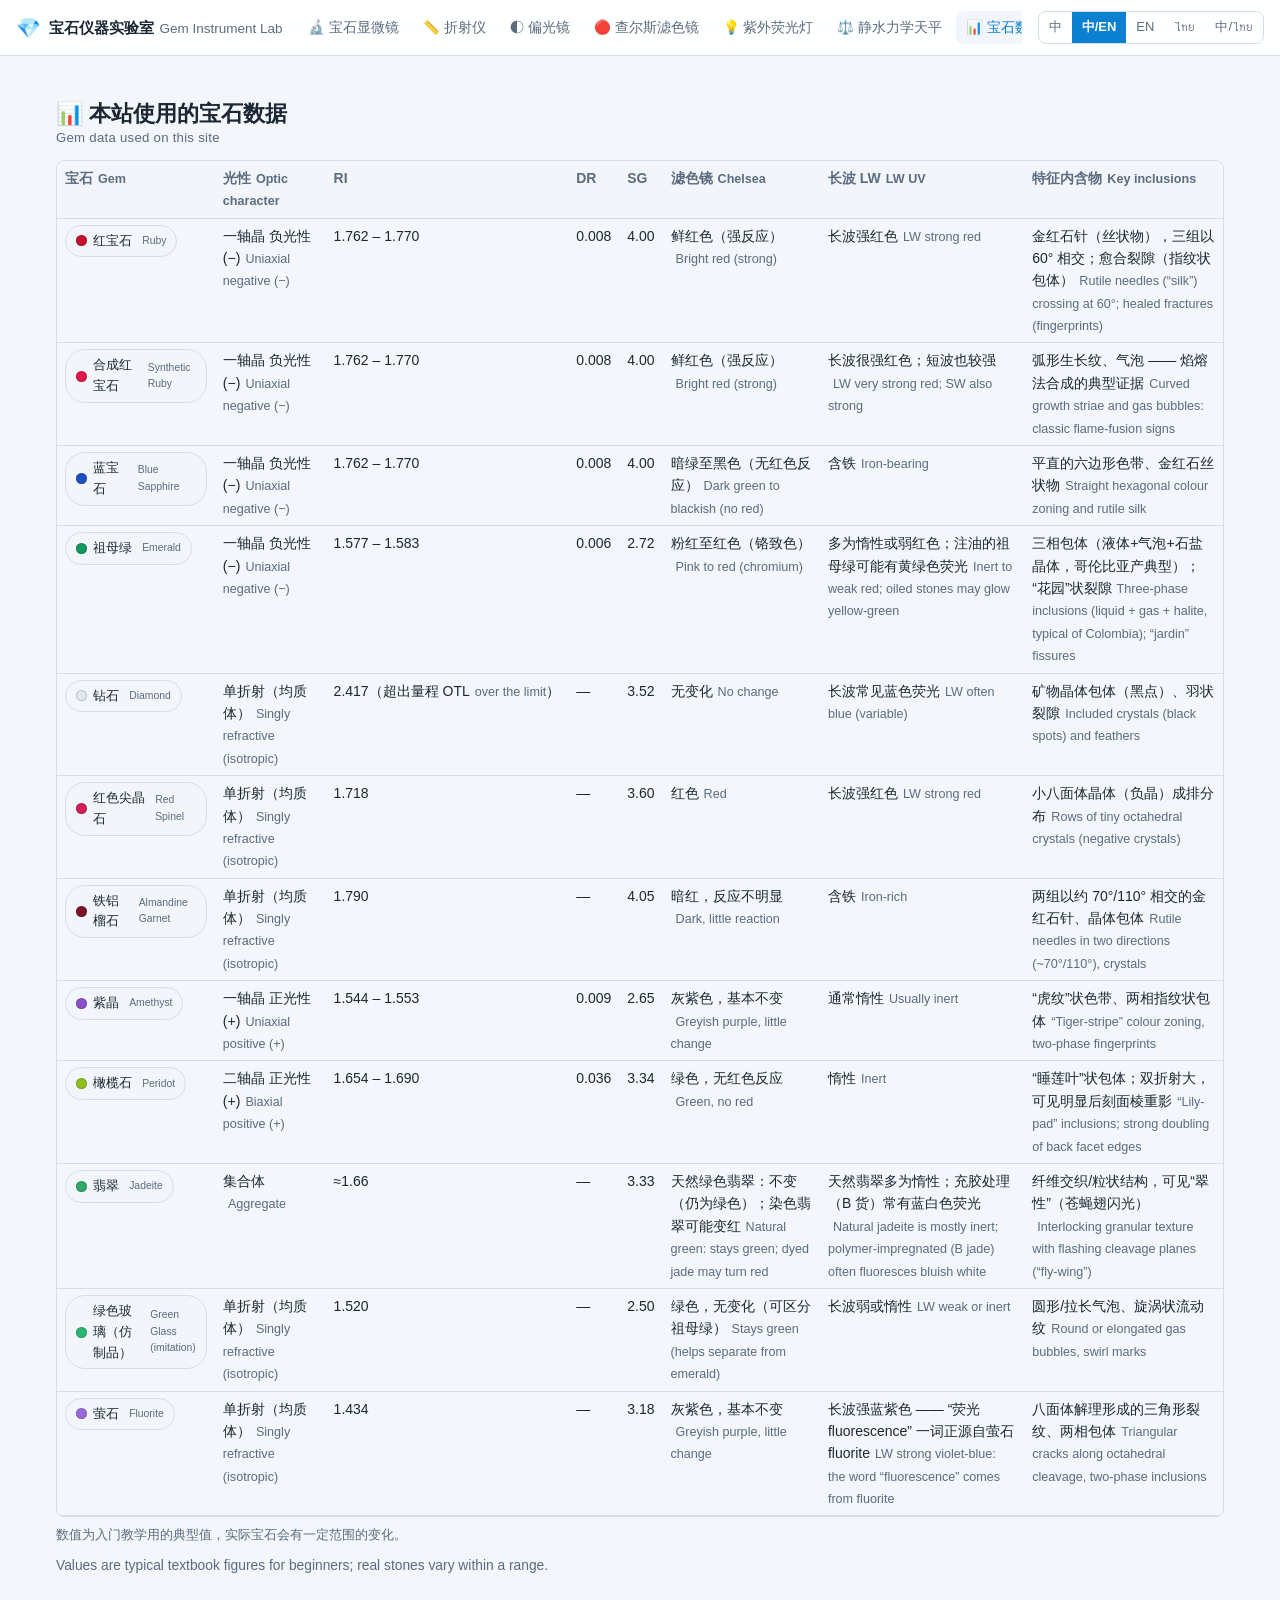
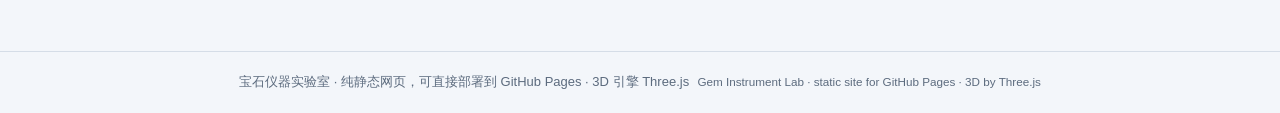
<file: gem-data.html>
<!DOCTYPE html>
<html lang="zh-CN">
<head>
  <meta charset="utf-8">
  <meta name="viewport" content="width=device-width, initial-scale=1">
  <title>宝石数据 Gem Data · 宝石仪器实验室</title>
  <link rel="stylesheet" href="assets/css/style.css?v=20261109g">
</head>
<body class="lang-both">
  <header id="topbar"></header>

  <div class="container data-page">
    <h2 class="section-title">📊 <span class="zh">本站使用的宝石数据</span><span class="en">Gem data used on this site</span></h2>
    <div class="table-scroll"><table class="data" id="gem-table"></table></div>
    <p class="note zh" style="margin-top:8px">数值为入门教学用的典型值，实际宝石会有一定范围的变化。</p>
    <p class="note en">Values are typical textbook figures for beginners; real stones vary within a range.</p>
  </div>

  <footer class="footer">
    <span class="zh">宝石仪器实验室 · 纯静态网页，可直接部署到 GitHub Pages · 3D 引擎 Three.js</span>
    <span class="en">Gem Instrument Lab · static site for GitHub Pages · 3D by Three.js</span>
  </footer>

  <script src="assets/js/core.js?v=20261109g"></script>
  <script src="assets/js/i18n-th.js?v=20261109g"></script>
  <script src="assets/js/gems.js?v=20261109g"></script>
  <script>
    (function () {
      const G = GemLab, T = G.T;
      G.buildHeader('gemdata');
      G.$('#gem-table').innerHTML =
        `<tr><th>${T('宝石', 'Gem')}</th><th>${T('光性', 'Optic character')}</th><th>RI</th><th>DR</th><th>SG</th>
         <th>${T('滤色镜', 'Chelsea')}</th><th>${T('长波 LW', 'LW UV')}</th><th>${T('特征内含物', 'Key inclusions')}</th></tr>` +
        G.gems.map((g) => `<tr>
          <td><span class="chip" style="pointer-events:none"><span class="dot" style="background:${g.css}"></span>${T(g.zh, g.en)}</span></td>
          <td>${G.opticText(g)}</td><td class="num">${G.riText(g)}</td>
          <td class="num">${g.dr ? g.dr.toFixed(3) : '—'}</td><td class="num">${g.sg.toFixed(2)}</td>
          <td>${T(g.chelsea.zh, g.chelsea.en)}</td><td>${T(g.uvNote.zh.split('，')[0], g.uvNote.en.split(',')[0])}</td>
          <td>${T(g.incNote.zh, g.incNote.en)}</td></tr>`).join('');
    })();
  </script>
</body>
</html>
</file>
<file: assets/css/style.css>
/* ===== 宝石仪器互动教学 · Gem Instrument Lab ===== */
:root {
  --bg: #f3f6fa;
  --bg2: #eaeff5;
  --panel: #ffffff;
  --panel2: #f2f5f9;
  --line: #d5dde7;
  --text: #1c2733;
  --muted: #5c6b7e;
  --accent: #0b7fd0;
  --accent2: #c86a00;
  --good: #1e9a58;
  --bad: #d64545;
  --hl: #ffd166;      /* 高亮黄 highlight yellow (backgrounds) */
  --hl-text: #9a6300; /* 黄色文字 yellow-ish text on light */
  --radius: 12px;
  --topbar-h: 56px;
  font-family: -apple-system, BlinkMacSystemFont, "PingFang SC", "Thonburi", "Noto Sans Thai", "Leelawadee UI", "Hiragino Sans GB", "Microsoft YaHei", "Segoe UI", Roboto, sans-serif;
}

:root { color-scheme: light; }
* { box-sizing: border-box; }
html, body { margin: 0; padding: 0; }
body {
  background: var(--bg);
  color: var(--text);
  line-height: 1.6;
  font-size: 15px;
  -webkit-font-smoothing: antialiased;
}
a { color: var(--accent); text-decoration: none; }
a:hover { text-decoration: underline; }
h1, h2, h3, h4 { line-height: 1.3; margin: 0 0 .5em; }
button { font: inherit; }

/* ---------- 双语切换 Bilingual ---------- */
body.lang-zh .en, body.lang-zh .th, body.lang-en .zh, body.lang-en .th, body.lang-th .zh, body.lang-th .en,
body.lang-both .th, body.lang-zhth .en { display: none !important; }
body.lang-both span.en { color: var(--muted); margin-left: .4em; font-size: .9em; }
body.lang-zhth span.th { color: var(--muted); margin-left: .4em; font-size: .9em; }
body.lang-both p.en, body.lang-both div.en, body.lang-both li.en { color: var(--muted); font-size: .92em; margin-top: -.3em; }
body.lang-zhth p.th, body.lang-zhth div.th, body.lang-zhth li.th { color: var(--muted); font-size: .92em; margin-top: -.3em; }
body.lang-both h1 span.en, body.lang-both h2 span.en { display: block; margin-left: 0; font-size: .6em; font-weight: 500; letter-spacing: .02em; }
body.lang-zhth h1 span.th, body.lang-zhth h2 span.th { display: block; margin-left: 0; font-size: .6em; font-weight: 500; letter-spacing: .02em; }
body.lang-both .tab-btn span.en, body.lang-both .chip span.en, body.lang-both .btn span.en { font-size: .8em; }
body.lang-zhth .tab-btn span.th, body.lang-zhth .chip span.th, body.lang-zhth .btn span.th { font-size: .8em; }

/* ---------- 顶栏 Top bar ---------- */
.topbar {
  position: sticky; top: 0; z-index: 50;
  height: var(--topbar-h);
  display: flex; align-items: center; gap: 16px;
  padding: 0 16px;
  background: rgba(255, 255, 255, .92);
  backdrop-filter: blur(10px);
  border-bottom: 1px solid var(--line);
}
.brand { display: flex; align-items: center; gap: 8px; color: var(--text); font-weight: 700; white-space: nowrap; }
.brand:hover { text-decoration: none; }
.brand .logo { font-size: 20px; }
body.lang-both .brand span.en { font-weight: 500; }
body.lang-zhth .brand span.th { font-weight: 500; }
.inst-nav { display: flex; gap: 4px; overflow-x: auto; flex: 1; scrollbar-width: none; }
.inst-nav::-webkit-scrollbar { display: none; }
.inst-nav a {
  color: var(--muted); padding: 6px 10px; border-radius: 8px; white-space: nowrap; font-size: 13.5px;
}
.inst-nav a:hover { background: var(--panel2); color: var(--text); text-decoration: none; }
.inst-nav a.active { background: var(--panel2); color: var(--accent); }
body.lang-both .inst-nav a span.en { display: none; }
body.lang-zhth .inst-nav a span.th { display: none; }
.lang-switch { display: flex; border: 1px solid var(--line); border-radius: 8px; overflow: hidden; flex-shrink: 0; }
.lang-switch button {
  background: transparent; color: var(--muted); border: 0; padding: 5px 10px; cursor: pointer; font-size: 13px;
}
.lang-switch button.active { background: var(--accent); color: #fff; font-weight: 600; }

/* ---------- 仪器页布局 Instrument layout ---------- */
.inst-layout {
  display: grid;
  grid-template-columns: minmax(0, 1.15fr) minmax(500px, 1fr);
  height: calc(100vh - var(--topbar-h));
}
.viewer-wrap { position: relative; min-height: 0; background: radial-gradient(ellipse at 50% 35%, #ffffff 0%, #dde5ee 75%); }
.viewer-wrap.dark-room { background: radial-gradient(ellipse at 50% 35%, #1b2232 0%, #06080c 75%); }
.viewer { position: absolute; inset: 0; }
.viewer canvas { display: block; width: 100%; height: 100%; touch-action: none; }
.viewer-hint {
  position: absolute; left: 12px; bottom: 12px; font-size: 12px; color: var(--muted);
  background: rgba(255, 255, 255, .8); padding: 4px 10px; border-radius: 20px; pointer-events: none;
}
.viewer-badge {
  position: absolute; left: 12px; top: 12px; font-size: 12px; color: var(--text);
  background: rgba(255, 255, 255, .85); padding: 4px 10px; border-radius: 20px; pointer-events: none;
  border: 1px solid var(--line);
}
.ctl-tip {
  position: absolute; z-index: 5; pointer-events: none; max-width: 220px;
  background: rgba(255, 209, 102, .95); color: #2a1c00; font-size: 12.5px; font-weight: 600;
  padding: 4px 10px; border-radius: 8px; box-shadow: 0 4px 14px rgba(0,0,0,.18);
}
body.lang-both .ctl-tip span.en { color: #5a4300; }
body.lang-zhth .ctl-tip span.th { color: #5a4300; }
.viewer-toggle {
  position: absolute; right: 12px; bottom: 12px; z-index: 4;
  background: rgba(255, 255, 255, .9); color: var(--text); border: 1px solid var(--line);
  border-radius: 20px; padding: 4px 12px; font-size: 12px; cursor: pointer;
}
.viewer-toggle:hover { border-color: #ffd166; }
.part-card {
  position: absolute; right: 12px; top: 12px; width: 280px; max-width: calc(100% - 24px);
  background: rgba(255, 255, 255, .97); border: 1px solid var(--accent); border-radius: var(--radius);
  padding: 12px 14px; box-shadow: 0 8px 30px rgba(20,40,70,.18); font-size: 14px;
}
.part-card h3 { font-size: 16px; color: var(--accent); margin-bottom: 6px; }
.part-card p { margin: 0 0 4px; }
.part-card .close { position: absolute; right: 8px; top: 6px; background: none; border: 0; color: var(--muted); cursor: pointer; font-size: 18px; }
.hidden { display: none !important; }

.panel { overflow-y: auto; border-left: 1px solid var(--line); background: var(--panel); padding: 20px 20px 40px; }
.panel h1 { font-size: 24px; }
.panel .lead { color: var(--muted); margin-top: 0; }
.panel h3 { font-size: 16px; margin-top: 18px; color: var(--accent2); }
.panel p { margin: 0 0 .7em; }
.panel ol, .panel ul { padding-left: 1.3em; margin: 0 0 1em; }
.panel li { margin-bottom: .4em; }

/* ---------- 标签页 Tabs ---------- */
.tabs { display: flex; gap: 4px; border-bottom: 1px solid var(--line); margin: 14px 0 16px; flex-wrap: wrap; }
.tab-btn {
  background: transparent; border: 0; color: var(--muted); padding: 8px 12px; cursor: pointer;
  border-bottom: 2px solid transparent; margin-bottom: -1px;
}
.tab-btn:hover { color: var(--text); }
.tab-btn.active { color: var(--accent); border-bottom-color: var(--accent); }
.tab-body { display: none; }
.tab-body.active { display: block; }

/* ---------- 控件 Controls ---------- */
.ctrl-group { margin-bottom: 14px; }
.ctrl-label { font-size: 13px; color: var(--muted); margin-bottom: 6px; display: flex; justify-content: space-between; gap: 8px; }
.ctrl-label b { color: var(--text); font-weight: 600; }
.chips { display: flex; flex-wrap: wrap; gap: 6px; }
.chip {
  display: inline-flex; align-items: center; gap: 6px;
  background: var(--panel2); border: 1px solid var(--line); color: var(--text);
  padding: 5px 10px; border-radius: 20px; cursor: pointer; font-size: 13px;
}
.chip:hover { border-color: var(--accent); }
.chip.active { border-color: var(--accent); background: rgba(11, 127, 208, .1); }
.chip .dot { width: 11px; height: 11px; border-radius: 50%; box-shadow: inset 0 0 0 1px rgba(0,0,0,.18); flex-shrink: 0; }
.seg { display: inline-flex; border: 1px solid var(--line); border-radius: 8px; overflow: hidden; flex-wrap: wrap; }
.seg button { background: var(--panel2); color: var(--muted); border: 0; padding: 6px 12px; cursor: pointer; font-size: 13px; }
.seg button + button { border-left: 1px solid var(--line); }
.seg button.active { background: var(--accent); color: #fff; font-weight: 600; }
.seg button.active span.en { color: rgba(255,255,255,.85); }
.seg button.active span.th { color: rgba(255,255,255,.85); }
.btn {
  background: var(--panel2); color: var(--text); border: 1px solid var(--line); padding: 7px 14px;
  border-radius: 8px; cursor: pointer; font-size: 13.5px;
}
.btn:hover:not(:disabled) { border-color: var(--accent); }
.btn:disabled { opacity: .4; cursor: not-allowed; }
.btn.primary { background: var(--accent); color: #fff; border-color: var(--accent); font-weight: 600; }
.btn.primary span.en { color: rgba(255,255,255,.85); }
.btn.primary span.th { color: rgba(255,255,255,.85); }
.btn.done { border-color: var(--good); color: var(--good); }
.btn-row { display: flex; flex-wrap: wrap; gap: 6px; }
input[type=range] { width: 100%; accent-color: var(--accent); }
input[type=number], input[type=text] {
  background: var(--bg2); color: var(--text); border: 1px solid var(--line); border-radius: 8px; padding: 6px 10px; font: inherit; width: 120px;
}
label.check { display: inline-flex; align-items: center; gap: 6px; cursor: pointer; font-size: 13.5px; margin-right: 12px; }
label.check input { accent-color: var(--accent); }

/* ---------- 观察窗 Observation views ---------- */
.obs { --text: #e7edf6; --muted: #93a3bb; --line: #2a3649; --panel: #161e2b; --panel2: #1c2636; --bg2: #121925; --accent: #5ec8ff; color: var(--text); background: #0b0f15; border: 1px solid var(--line); border-radius: var(--radius); padding: 12px; margin: 10px 0 14px; }
.obs-title { font-size: 12.5px; color: var(--muted); margin-bottom: 8px; display: flex; justify-content: space-between; gap: 8px; }
.eyepiece { position: relative; width: min(100%, 340px); aspect-ratio: 1; margin: 0 auto; border-radius: 50%; overflow: hidden; box-shadow: 0 0 0 6px #1a1f27, 0 0 0 8px #000, inset 0 0 40px #000; background: #000; }
.eyepiece canvas { position: absolute; inset: 0; width: 100%; height: 100%; }
.eyepiece .vignette { position: absolute; inset: 0; border-radius: 50%; box-shadow: inset 0 0 50px 12px rgba(0,0,0,.9); pointer-events: none; }
canvas.wide { width: 100%; display: block; border-radius: 8px; }

.result {
  background: var(--panel2); border-left: 3px solid var(--accent2); border-radius: 8px; padding: 10px 12px; margin: 10px 0; font-size: 14px;
}
.result.good { border-left-color: var(--good); }
.result.bad { border-left-color: var(--bad); }
.note { font-size: 13px; color: var(--muted); }
.warn {
  background: rgba(214, 69, 69, .07); border: 1px solid rgba(214, 69, 69, .4); border-radius: 8px; padding: 8px 12px; font-size: 13.5px; margin: 10px 0;
}
.kv { display: grid; grid-template-columns: auto 1fr; gap: 4px 14px; font-size: 14px; }
.kv dt { color: var(--muted); }
.kv dd { margin: 0; }

table.data { width: 100%; border-collapse: collapse; font-size: 13px; }
table.data th, table.data td { border-bottom: 1px solid var(--line); padding: 6px 8px; text-align: left; vertical-align: top; }
table.data th { color: var(--muted); font-weight: 600; background: var(--panel2); position: sticky; top: 0; }
table.data td.num { font-variant-numeric: tabular-nums; white-space: nowrap; }
.table-scroll { overflow-x: auto; border: 1px solid var(--line); border-radius: 8px; }

/* ---------- 步骤 Steps ---------- */
.steps { list-style: none; padding: 0 !important; counter-reset: s; }
.steps li { counter-increment: s; position: relative; padding-left: 36px; margin-bottom: 10px; }
.steps li::before {
  content: counter(s); position: absolute; left: 0; top: 0; width: 24px; height: 24px; border-radius: 50%;
  background: var(--panel2); border: 1px solid var(--accent); color: var(--accent); font-size: 12px;
  display: flex; align-items: center; justify-content: center; font-weight: 700;
}
.step-row { display: flex; align-items: center; gap: 10px; margin-bottom: 6px; }
.step-row .num { width: 22px; height: 22px; border-radius: 50%; border: 1px solid var(--line); display: flex; align-items: center; justify-content: center; font-size: 12px; flex-shrink: 0; color: var(--muted); }
.step-row.done .num { background: var(--good); border-color: var(--good); color: #fff; }
.step-row .btn { flex: 1; text-align: left; }

/* ---------- 部件列表 Parts ---------- */
.parts-list { display: grid; gap: 6px; }
.parts-list button {
  text-align: left; background: var(--panel2); border: 1px solid var(--line); color: var(--text); padding: 8px 12px; border-radius: 8px; cursor: pointer;
}
.parts-list button:hover, .parts-list button.active { border-color: var(--accent); }
.parts-list .pdesc { font-size: 13px; color: var(--muted); }

/* ---------- 测验 Quiz ---------- */
.quiz-q { background: var(--panel2); border: 1px solid var(--line); border-radius: var(--radius); padding: 12px 14px; margin-bottom: 12px; }
.quiz-q .q { font-weight: 600; margin-bottom: 8px; }
.quiz-q .opts { display: grid; gap: 6px; }
.quiz-q .opt { text-align: left; background: var(--bg2); border: 1px solid var(--line); color: var(--text); padding: 7px 10px; border-radius: 8px; cursor: pointer; }
.quiz-q .opt:hover { border-color: var(--accent); }
.quiz-q .opt.right { border-color: var(--good); background: rgba(30, 154, 88, .1); }
.quiz-q .opt.wrong { border-color: var(--bad); background: rgba(214, 69, 69, .08); }
.quiz-q .explain { margin-top: 8px; font-size: 13.5px; color: var(--muted); }
.quiz-score { font-weight: 600; color: var(--accent2); margin-bottom: 10px; }

/* ---------- 首页 Home ---------- */
.home-hero {
  display: grid; grid-template-columns: 1.2fr 1fr; gap: 24px; align-items: center;
  max-width: 1200px; margin: 0 auto; padding: 40px 16px 20px;
}
.home-hero h1 { font-size: clamp(28px, 4vw, 44px); }
.home-hero h1 span.en { font-size: .5em !important; }
.home-hero h1 span.th { font-size: .5em !important; }
.home-hero p { color: var(--muted); font-size: 16px; }
.hero-3d { position: relative; height: 340px; border-radius: 20px; overflow: hidden; background: radial-gradient(circle at 50% 40%, #ffffff, #d9e3ee 75%); border: 1px solid var(--line); }
.container { max-width: 1200px; margin: 0 auto; padding: 0 16px 60px; }
.section-title { font-size: 22px; margin: 36px 0 14px; }
.cards { display: grid; grid-template-columns: repeat(auto-fill, minmax(260px, 1fr)); gap: 14px; }
.card {
  display: block; background: var(--panel); border: 1px solid var(--line); border-radius: 16px; padding: 18px; color: var(--text);
  transition: transform .15s, border-color .15s;
}
.card:hover { transform: translateY(-3px); border-color: var(--accent); text-decoration: none; }
.card .icon { font-size: 30px; margin-bottom: 6px; }
.card h3 { font-size: 18px; margin-bottom: 4px; }
.card p { color: var(--muted); font-size: 14px; margin: 0; }
.card .step-tag { font-size: 12px; color: var(--accent2); margin-bottom: 4px; }
/* 首页 3D 实验室 Home-page 3D lab */
.lab-wrap { position: relative; height: clamp(380px, 46vw, 580px); border-radius: 20px; overflow: hidden; border: 1px solid var(--line); background: linear-gradient(#eef3f8, #d9e2ec); margin-top: 10px; }
.lab { position: absolute; inset: 0; }
.lab-tag {
  position: absolute; left: 0; top: 0; transform: translate(-50%, -100%); z-index: 3; text-align: center; white-space: nowrap;
  background: rgba(255, 255, 255, .94); border: 1px solid rgba(11, 127, 208, .45); color: var(--text); box-shadow: 0 2px 8px rgba(20,40,70,.15); border-radius: 10px;
  padding: 4px 10px; font-size: 13px; line-height: 1.25; transition: background .15s, border-color .15s, color .15s;
}
.lab-tag:hover, .lab-tag.on { text-decoration: none; background: #ffd166; border-color: #ffd166; color: #1a1300; }
.lab-tag b { display: block; font-weight: 600; }
.lab-tag b span.en, .lab-tag b span.th { display: block; margin-left: 0 !important; font-size: 11px; font-weight: 400; opacity: .8; color: inherit !important; }
.lab-tag small { display: none; font-size: 11px; }
.lab-tag.on small, .lab-tag:hover small { display: block; }
.lab-tag small span.en, .lab-tag small span.th { margin-left: .3em; color: inherit !important; }
body.lang-both .lab-tag small span.en, body.lang-zhth .lab-tag small span.th { display: none; }
.lab-list { display: none; flex-wrap: wrap; gap: 8px; margin-top: 12px; }
@media (max-width: 760px) {
  .lab-tag { display: none !important; }
  .lab-list { display: flex; }
  .lab-wrap { height: 230px; }
}

/* 首页鉴定路线图 Home-page testing road map */
.route { position: relative; display: grid; grid-template-columns: repeat(7, minmax(0, 1fr)); gap: 8px; padding: 6px 0 4px; --fill: 0; }
.route-track { position: absolute; left: calc(100% / 14); right: calc(100% / 14); top: 47px; height: 6px; border-radius: 3px;
  background: repeating-linear-gradient(90deg, #c9d3df 0 10px, transparent 10px 18px); }
.route-fill { position: absolute; left: 0; top: 0; bottom: 0; border-radius: 3px; width: calc(var(--fill) * 100%);
  background: linear-gradient(90deg, #5ec8ff, #b07cff, #ff7aa8, #ffb347); transition: width .35s ease; }
.route-gem { position: absolute; z-index: 3; top: -40px; left: 0; width: 0; animation: gem-walk 8.4s linear infinite; pointer-events: none; transition: opacity .2s; }
.route-gem span { display: block; transform: translateX(-50%); font-size: 20px; animation: gem-hop 1.2s ease-in-out infinite; filter: drop-shadow(0 3px 2px rgba(0,0,0,.2)); }
.route.hovering .route-gem { opacity: 0; }
@keyframes gem-walk {
  0% { left: 0%; } 14.3% { left: 16.67%; } 28.6% { left: 33.33%; } 42.9% { left: 50%; } 57.1% { left: 66.67%; } 71.4% { left: 83.33%; } 85.7%, 100% { left: 100%; }
}
@keyframes gem-hop { 0%, 100% { transform: translate(-50%, 0); } 50% { transform: translate(-50%, -14px); } }
.station { position: relative; z-index: 1; text-align: center; cursor: pointer; padding: 0 2px 6px; border-radius: 14px; outline: none; }
.st-icon {
  position: relative; width: 70px; height: 70px; margin: 15px auto 8px; border-radius: 50%; display: flex; align-items: center; justify-content: center; gap: 2px;
  background: #fff; border: 3px solid hsl(var(--h), 75%, 58%); box-shadow: 0 6px 16px hsla(var(--h), 70%, 45%, .22);
  font-size: 30px; transition: transform .25s cubic-bezier(.3, 1.6, .5, 1), box-shadow .25s;
}
.st-icon a { text-decoration: none; line-height: 1; }
.st-icon a + a { font-size: 24px; }
.st-num {
  position: absolute; right: -6px; top: -6px; min-width: 24px; height: 24px; border-radius: 12px; padding: 0 6px;
  background: hsl(var(--h), 75%, 52%); color: #fff; font-size: 12.5px; font-weight: 700; display: flex; align-items: center; justify-content: center;
  border: 2px solid #fff;
}
.station.end .st-icon { background: linear-gradient(#fff7da, #ffe9a6); }
.station.end .st-num { display: none; }
.st-title { font-weight: 700; font-size: 14px; line-height: 1.3; }
.st-title span.en, .st-title span.th { display: block; margin-left: 0 !important; font-weight: 500; font-size: 11.5px; color: var(--muted); }
.st-chip {
  display: inline-block; margin-top: 6px; padding: 2px 10px; border-radius: 12px; font-size: 12px; font-weight: 600;
  background: hsla(var(--h), 80%, 55%, .14); color: hsl(var(--h), 70%, 32%);
}
.st-chip span.en, .st-chip span.th { font-weight: 500; opacity: .8; }
.st-tip { margin-top: 6px; font-size: 12px; color: var(--muted); line-height: 1.35; min-height: 3.2em; opacity: 0; transform: translateY(-4px); transition: opacity .2s, transform .2s; }
.station:hover .st-tip, .station:focus .st-tip { opacity: 1; transform: none; }
.station:hover .st-icon, .station:focus .st-icon { transform: translateY(-6px) scale(1.1) rotate(-4deg); box-shadow: 0 12px 24px hsla(var(--h), 70%, 45%, .35); }
.station:hover .st-title, .station:focus .st-title { color: hsl(var(--h), 70%, 38%); }
@media (max-width: 760px) {
  .route { grid-template-columns: 1fr; gap: 4px; }
  .route-track { left: 41px; right: auto; top: 50px; bottom: 50px; width: 6px; height: auto;
    background: repeating-linear-gradient(180deg, #c9d3df 0 10px, transparent 10px 18px); }
  .route-fill, .route-gem { display: none; }
  .station { display: grid; grid-template-columns: 70px 1fr; column-gap: 14px; text-align: left; align-items: center; padding: 4px 6px; }
  .st-icon { grid-row: span 3; margin: 10px 0 6px 3px; }
  .st-chip { justify-self: start; margin-top: 2px; }
  .st-tip { opacity: 1; transform: none; min-height: 0; margin-top: 2px; }
}

/* 宝石数据页 Gem data page */
.data-page { padding-top: 8px; }
.data-page .table-scroll { max-height: none; }
.data-page table.data { font-size: 14px; }
.data-page table.data th { top: 0; z-index: 1; }
.footer { border-top: 1px solid var(--line); color: var(--muted); font-size: 13px; padding: 20px 16px; text-align: center; }

/* ---------- 响应式 Responsive ---------- */
@media (max-width: 900px) {
  .inst-layout { grid-template-columns: 1fr; height: auto; }
  .viewer-wrap { height: 55vh; min-height: 320px; }
  .panel { border-left: 0; border-top: 1px solid var(--line); overflow: visible; padding: 16px; }
  .home-hero { grid-template-columns: 1fr; padding-top: 24px; }
  .hero-3d { height: 260px; }
  .part-card { width: 220px; font-size: 13px; }
}
@media (max-width: 560px) {
  .brand .brand-text { display: none; }
  .topbar { gap: 8px; padding: 0 10px; }
}

/* 3D 操作后闪烁提示 Flash after a 3D action */
@keyframes flash { 0%, 100% { box-shadow: 0 0 0 0 rgba(255, 209, 102, 0); } 30% { box-shadow: 0 0 0 4px rgba(255, 209, 102, .9); } }
.flash { animation: flash 1.2s ease 2; }
.viewer-say {
  position: absolute; left: 50%; top: 14px; transform: translate(-50%, -8px); z-index: 6; pointer-events: none;
  background: rgba(255, 255, 255, .97); border: 1px solid #e0a800; color: var(--text); font-size: 14px; box-shadow: 0 4px 14px rgba(20,40,70,.15);
  padding: 6px 14px; border-radius: 20px; opacity: 0; transition: opacity .2s, transform .2s; white-space: nowrap;
}
.viewer-say.show { opacity: 1; transform: translate(-50%, 0); }
.viewer-hint { max-width: calc(100% - 170px); }

/* ---------- 分步指引 Step guide ---------- */
.guide { background: #fffaf0; border: 1px solid rgba(224, 168, 0, .5); border-radius: var(--radius); padding: 10px 12px; margin-bottom: 16px; }
.guide-head { display: flex; align-items: center; gap: 8px; }
.guide-head .btn { padding: 2px 8px; font-size: 12px; }
.guide-count { font-size: 12px; color: var(--hl-text); font-variant-numeric: tabular-nums; }
.guide-bar { height: 4px; background: var(--bg2); border-radius: 2px; margin: 8px 0 6px; overflow: hidden; }
.guide-bar i { display: block; height: 100%; background: #f0b400; transition: width .3s; }
.guide-list { list-style: none; padding: 0 !important; margin: 6px 0 0 !important; }
.guide-list li { display: flex; gap: 10px; padding: 6px 4px; border-radius: 8px; color: var(--muted); font-size: 14px; margin: 0 !important; }
.guide-list li.done { opacity: .6; }
.guide-list li.done > div { text-decoration: line-through; text-decoration-color: rgba(92,107,126,.5); }
.guide-list li.now { background: rgba(255, 209, 102, .25); color: var(--text); }
.guide-list .gnum { width: 22px; height: 22px; flex-shrink: 0; border-radius: 50%; border: 1px solid var(--line); display: flex; align-items: center; justify-content: center; font-size: 12px; }
.guide-list li.done .gnum { background: var(--good); border-color: var(--good); color: #fff; }
.guide-list li.now .gnum { background: #ffd166; border-color: #ffd166; color: #2a1c00; font-weight: 700; }
.guide-how { margin-top: 4px; font-size: 13px; color: var(--hl-text); }
body.lang-both .guide-how span.en, body.lang-zhth .guide-how span.th { color: #b08a3a; }
@media (max-width: 700px) {
  .viewer-hint { display: none; }
  .lang-switch button { padding: 5px 7px; }
}
.clean-hud {
  position: absolute; left: 50%; top: 56px; transform: translateX(-50%); z-index: 5; pointer-events: none;
  background: rgba(255, 255, 255, .95); border: 1px solid var(--line); border-radius: 20px; padding: 4px 14px;
  font-size: 13px; white-space: nowrap; color: var(--text);
}
.clean-hud .mono { color: var(--hl-text); letter-spacing: -1px; }
.clean-hud .pbar { display: inline-block; width: 70px; height: 7px; background: #dfe5ec; border-radius: 4px; overflow: hidden; vertical-align: middle; margin: 0 4px; }
.clean-hud .pbar i { display: block; height: 100%; background: #f0b400; transition: width .15s; }

/* 目镜：模拟画面 + 真实照片并排 Eyepiece: simulation and real photo side by side */
.real-photo { display: block; padding: 0; border: 0; cursor: zoom-in; }
.real-photo img { position: absolute; inset: 0; width: 100%; height: 100%; object-fit: cover; }
.real-photo .zoom-tag { position: absolute; right: 14%; bottom: 14%; background: rgba(0,0,0,.6); color: #fff; border-radius: 50%; width: 28px; height: 28px; display: flex; align-items: center; justify-content: center; font-size: 14px; }
/* 直视短波紫外灯：强光与残影 Looking at the SW tube: glare and an afterimage */
.blind-flash { position: fixed; inset: 0; z-index: 9999; pointer-events: none; opacity: 0;
  background: radial-gradient(circle at 50% 45%, rgba(255, 255, 255, .98), rgba(214, 200, 255, .85) 40%, rgba(170, 150, 255, .55) 75%, rgba(120, 100, 220, .4)); }
.blind-after { position: fixed; inset: 0; z-index: 10000; pointer-events: none; opacity: 0; mix-blend-mode: multiply;
  background: radial-gradient(ellipse 26% 12% at 50% 42%, rgba(60, 20, 90, .9), rgba(60, 20, 90, 0) 100%); }

.blind-warn {
  position: fixed; left: 50%; top: 50%; z-index: 10001; pointer-events: none; text-align: center;
  transform: translate(-50%, -50%) scale(.85); opacity: 0; transition: opacity .25s, transform .25s;
  width: min(92vw, 760px); padding: 28px 32px; border-radius: 22px;
  background: rgba(200, 16, 30, .95); color: #fff; border: 4px solid #fff; box-shadow: 0 0 0 6px rgba(200, 16, 30, .6), 0 20px 60px rgba(120, 0, 10, .5);
}
.blind-warn.on { opacity: 1; transform: translate(-50%, -50%) scale(1); animation: bw-pulse .9s ease-in-out infinite; }
@keyframes bw-pulse { 0%, 100% { box-shadow: 0 0 0 6px rgba(200, 16, 30, .6), 0 20px 60px rgba(120, 0, 10, .5); } 50% { box-shadow: 0 0 0 18px rgba(255, 40, 50, .35), 0 20px 60px rgba(120, 0, 10, .5); } }
.blind-warn .bw-icon { font-size: 64px; line-height: 1; margin-bottom: 8px; }
.blind-warn .bw-title { font-size: clamp(24px, 4.2vw, 42px); font-weight: 800; line-height: 1.2; letter-spacing: .02em; }
.blind-warn .bw-title small { display: block; font-size: .6em; font-weight: 700; margin-top: 6px; }
.blind-warn .bw-sub { margin-top: 12px; font-size: clamp(14px, 2vw, 18px); opacity: .95; }

/* 触电时画面闪一下 Flash when you get a shock */
.zap-flash { position: absolute; inset: 0; z-index: 9; pointer-events: none; opacity: 0; background: radial-gradient(circle at 50% 70%, rgba(190, 230, 255, .95), rgba(120, 180, 255, .4) 45%, rgba(255, 255, 255, 0) 75%); }
.zap-flash.on { animation: zap .45s ease-out; }
@keyframes zap { 0% { opacity: 0; } 10% { opacity: 1; } 25% { opacity: .2; } 40% { opacity: .9; } 100% { opacity: 0; } }

/* 宝石摔碎的金币提示 Coin pop-up when a stone shatters */
.coin-pop { position: absolute; z-index: 9; pointer-events: none; transform: translate(-50%, -100%); text-align: center; animation: coin-up 2.6s ease-out forwards; }
.coin-pop .cp-coin { display: inline-block; font-size: 30px; font-weight: 800; color: #d63031; background: linear-gradient(#fff6d0, #ffd86b); border: 3px solid #e0a800;
  border-radius: 30px; padding: 4px 18px; box-shadow: 0 6px 18px rgba(120, 70, 0, .35); white-space: nowrap; }
.coin-pop .cp-name { margin-top: 6px; font-size: 14px; font-weight: 700; color: #d63031; text-shadow: 0 1px 0 #fff, 0 0 6px #fff; white-space: nowrap; }
.coin-pop .cp-name span.en, .coin-pop .cp-name span.th { font-size: 12px; margin-left: .4em; }
@keyframes coin-up { 0% { opacity: 0; transform: translate(-50%, -60%) scale(.5); } 12% { opacity: 1; transform: translate(-50%, -100%) scale(1.15); } 22% { transform: translate(-50%, -100%) scale(1); } 75% { opacity: 1; } 100% { opacity: 0; transform: translate(-50%, -230%) scale(1); } }
.loss-badge { position: absolute; left: 12px; top: 44px; z-index: 5; background: #fff4f4; color: #c0392b; border: 1px solid #f1a9a0; border-radius: 16px; padding: 4px 12px; font-size: 12.5px; font-weight: 700; pointer-events: none; }

/* 自由模式一键修复 Free-mode repair button */
.repair-btn {
  position: absolute; right: 12px; bottom: 48px; z-index: 6; cursor: pointer;
  background: #fff4d6; color: #5a3d00; border: 1px solid #e0a800; border-radius: 20px; padding: 6px 14px; font-size: 13px; font-weight: 600;
  box-shadow: 0 4px 12px rgba(20, 40, 70, .18); animation: flash 1.2s ease 2;
}
.repair-btn:hover { background: #ffe9a6; }

/* 无极拖动时的替身光标 Stand-in cursor during endless drags */
.spin-cursor {
  position: absolute; z-index: 8; pointer-events: none; transform: translate(-50%, -50%);
  width: 30px; height: 30px; border-radius: 50%; display: flex; align-items: center; justify-content: center;
  background: #ffd166; color: #2a1c00; font-size: 18px; font-weight: 700; box-shadow: 0 2px 8px rgba(0,0,0,.3);
}

/* 指引里的观察题 Observation questions inside the guide */
.guide-ask { margin-top: 8px; background: #fff; border: 1px solid #efd48a; border-radius: 10px; padding: 8px 9px; }
.ga-q { font-weight: 600; font-size: 13.5px; margin-bottom: 6px; color: var(--text); }
.ga-opts { display: grid; gap: 5px; }
.ga-opts .opt { text-align: left; background: var(--panel2); border: 1px solid var(--line); border-radius: 8px; padding: 6px 9px; cursor: pointer; font-size: 13px; color: var(--text); line-height: 1.35; }
.ga-opts .opt:hover:not(:disabled) { border-color: var(--accent); background: rgba(11, 127, 208, .06); }
.ga-opts .opt:disabled { cursor: default; }
.ga-opts .opt.right { border-color: var(--good); background: rgba(30, 154, 88, .12); font-weight: 600; }
.ga-opts .opt.wrong { border-color: var(--bad); background: rgba(214, 69, 69, .08); opacity: .65; text-decoration: line-through; }
.ga-e { font-size: 12.5px; margin: 7px 0 6px; line-height: 1.45; }
.ga-e.good { color: #17703f; }
.ga-e.bad { color: var(--bad); }
.ga-wait { margin-top: 6px; font-size: 12.5px; color: var(--muted); }
.guide-ask .guide-next { margin-top: 2px; }

/* 固定观察区 Fixed dock: eyepiece view + step guide */
.panel.has-dock { display: flex; flex-direction: column; overflow: hidden; padding: 0; }
.panel-scroll { flex: 1; min-height: 0; overflow-y: auto; padding: 16px 20px 40px; }
.dock {
  flex: none; display: grid; grid-template-columns: 240px minmax(0, 1fr); gap: 12px; padding: 12px 14px;
  height: clamp(320px, 50vh, 470px); border-bottom: 1px solid var(--line); background: var(--bg2);
  box-shadow: 0 4px 12px rgba(20, 40, 70, .06); position: relative; z-index: 1;
}
.dock.wide-obs { grid-template-columns: 300px minmax(0, 1fr); }
.dock.no-obs { grid-template-columns: minmax(0, 1fr); }
.dock .obs.dock-obs { margin: 0; padding: 8px 10px; min-height: 0; overflow: auto; }
.dock .obs-title > span:first-child { color: var(--text); font-weight: 600; }
.dock .eyepiece { width: min(100%, 205px); }
.dock .obs-cap { text-align: center; font-size: 11.5px; color: var(--muted); margin-top: 6px; line-height: 1.35; }
.dock .obs-cap b { color: var(--text); }
.dock-guide { min-width: 0; min-height: 0; display: flex; flex-direction: column; }
.dock-guide .mode-bar { flex: none; margin-bottom: 8px; }
.dock-guide .mode-bar .seg button { padding: 4px 10px; font-size: 12.5px; }
.dock-guide .free-note { margin-top: 8px; }
.dock-guide .guide { flex: 1; min-height: 0; margin: 0; display: flex; flex-direction: column; }
.dock-guide .guide-head { flex: none; flex-wrap: nowrap; }
.dock-guide .guide-head .btn { padding: 2px 8px; }
.dock-guide .guide-head .btn .lbl { display: none; } /* 固定区里只显示图标 icons only in the dock */
.dock-guide .guide-head b { white-space: nowrap; overflow: hidden; text-overflow: ellipsis; min-width: 0; }
.dock-guide .mode-bar .seg { flex-wrap: nowrap; }
.dock-guide .mode-bar .seg { display: flex; width: 100%; }
.dock-guide .mode-bar .seg button { white-space: nowrap; flex: 1; min-width: 0; overflow: hidden; text-overflow: ellipsis; }
body.lang-both .dock-guide .mode-bar span.en, body.lang-zhth .dock-guide .mode-bar span.th { display: none; }
.dock-guide .guide-bar { flex: none; }
.dock-guide .guide-list { flex: 1; min-height: 0; overflow-y: auto; position: relative; }
.dock-guide .guide .result { flex: none; margin: 6px 0 0; }
.dock-guide .guide-list li { font-size: 13.5px; padding: 5px 4px; }
.eye-off { position: absolute; inset: 0; display: flex; flex-direction: column; align-items: center; justify-content: center; gap: 4px; padding: 18%; text-align: center; color: #8a90a0; font-size: 14px; line-height: 1.35; background: #000; }
.eye-off span.en, .eye-off span.th { font-size: 12px; }
.real-photo img { transition: transform .25s, filter .25s; }
@media (max-width: 900px) {
  .panel.has-dock { display: block; overflow: visible; }
  .panel-scroll { overflow: visible; padding: 16px; }
  .dock { height: auto; max-height: none; }
  .dock-guide .guide { max-height: 320px; }
}
@media (max-width: 600px) {
  .dock, .dock.wide-obs { grid-template-columns: minmax(0, 1fr); }
  .dock .eyepiece { width: min(100%, 230px); }
}
.lightbox { position: fixed; inset: 0; z-index: 200; background: rgba(0,0,0,.88); display: flex; flex-direction: column; align-items: center; justify-content: center; padding: 16px; cursor: zoom-out; }
.lightbox img { max-width: 100%; max-height: 80vh; border-radius: 8px; box-shadow: 0 10px 40px rgba(0,0,0,.6); }
.lightbox .lb-cap { color: #e7edf6; margin-top: 12px; font-size: 14px; text-align: center; max-width: 720px; }

/* 模式切换 Mode switch */
.mode-bar { margin-bottom: 12px; }
.mode-bar .seg button { padding: 7px 16px; font-size: 14px; }
.free-note { margin-top: 10px; background: rgba(11, 127, 208, .07); border: 1px solid rgba(11, 127, 208, .35); border-radius: 10px; padding: 8px 12px; font-size: 13.5px; }
</file>
